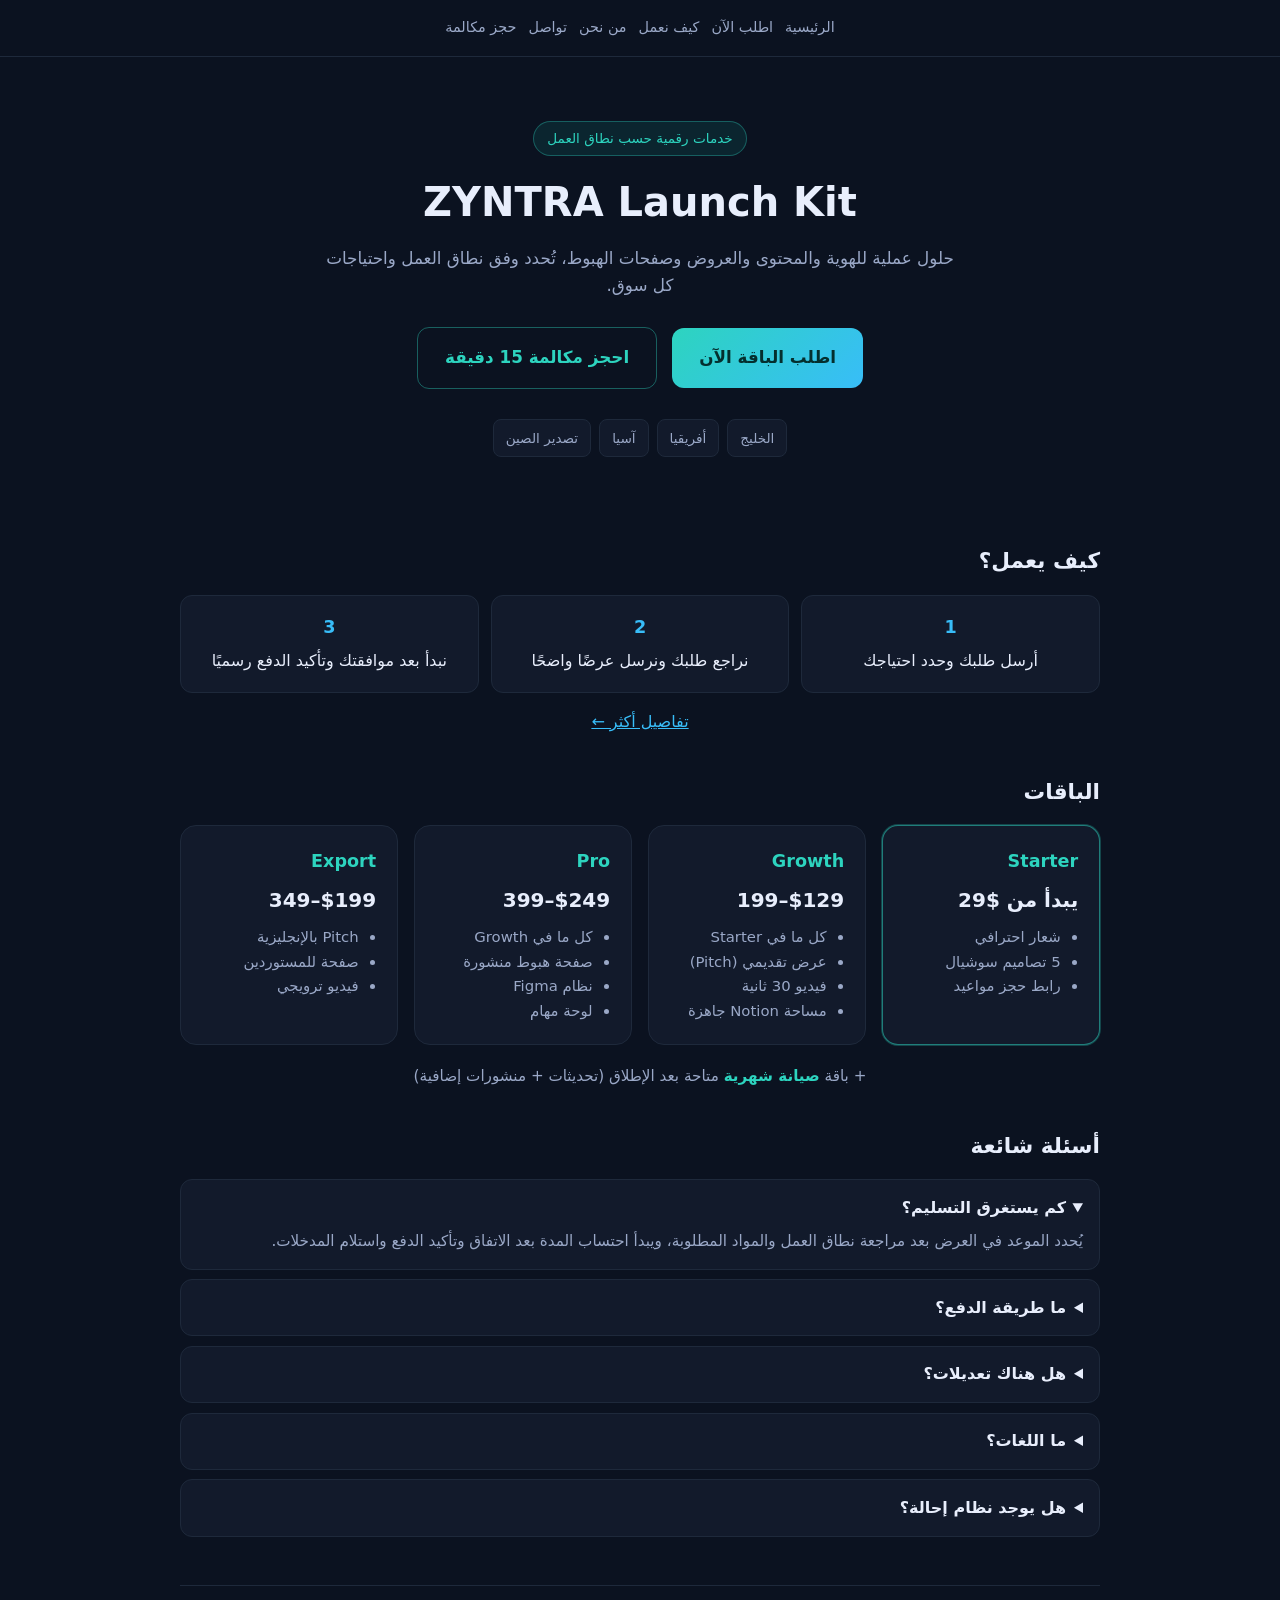
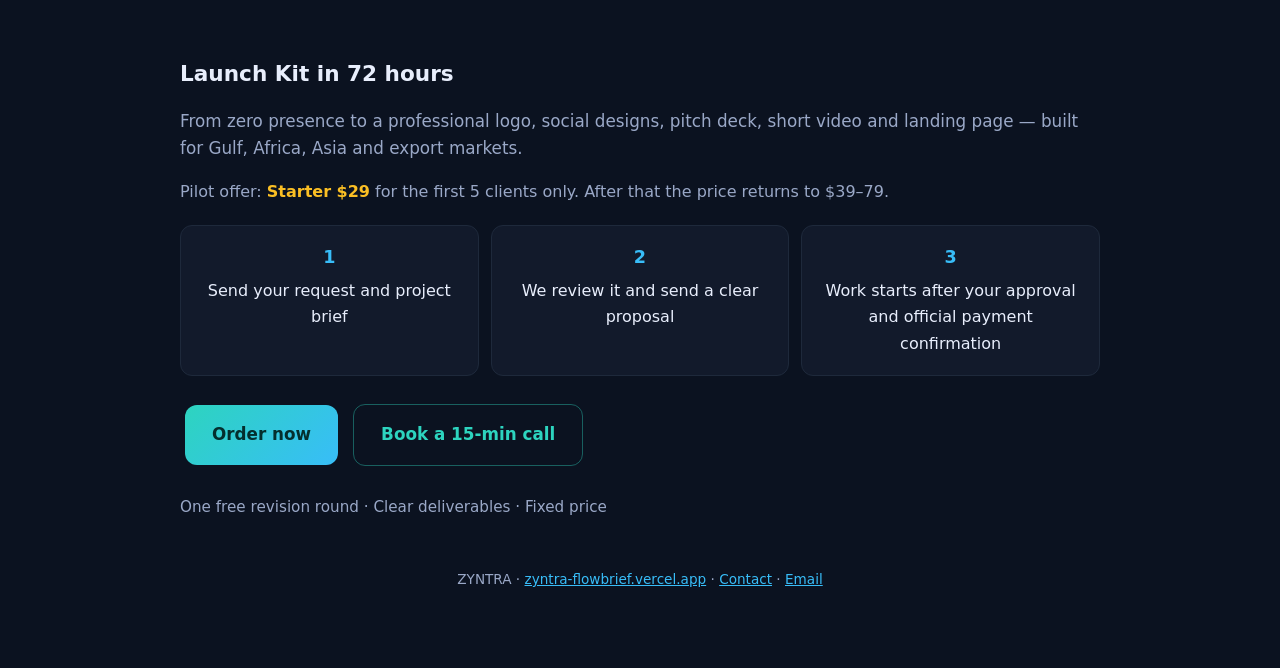
<file: index.html>
<!DOCTYPE html>
<html lang="ar" dir="rtl">
<head>
<meta charset="UTF-8" />
<meta name="viewport" content="width=device-width, initial-scale=1" />
<title>ZYNTRA Launch Kit — باقة الإطلاق خلال 72 ساعة</title>
<meta name="description" content="خدمات إطلاق العلامات التجارية والمحتوى وصفحات الهبوط للشركات ورواد الأعمال حول العالم." />
<meta property="og:title" content="ZYNTRA Launch Kit — خدمات رقمية للشركات" />
<meta property="og:description" content="Brand identity, content and landing-page services scoped to your business needs." />
<meta property="og:url" content="https://zyntra-flowbrief.vercel.app" />
<link rel="canonical" href="https://zyntra-flowbrief.vercel.app/" />
<style>
:root{--bg:#0b1220;--card:#121a2b;--text:#e8eefc;--muted:#9aa8c7;--accent:#2dd4bf;--accent2:#38bdf8;--warn:#fbbf24}
*{box-sizing:border-box}body{margin:0;font-family:system-ui,-apple-system,"Segoe UI",Tahoma,sans-serif;background:var(--bg);color:var(--text);line-height:1.65}
nav{display:flex;flex-wrap:wrap;gap:.75rem;justify-content:center;padding:1rem;border-bottom:1px solid #1e293b;font-size:.9rem}
nav a{color:var(--muted);text-decoration:none}nav a:hover{color:var(--accent)}
.wrap{max-width:960px;margin:0 auto;padding:2rem 1.25rem 4rem}
header{text-align:center;padding:2rem 0 1rem}
.badge{display:inline-block;background:#0f766e33;color:var(--accent);border:1px solid #2dd4bf55;padding:.35rem .85rem;border-radius:999px;font-size:.85rem;margin-bottom:.6rem}
.pilot{display:inline-block;background:#f59e0b22;color:var(--warn);border:1px solid #f59e0b55;padding:.4rem 1rem;border-radius:999px;font-size:.9rem;margin:.5rem 0 1rem;font-weight:600}
h1{font-size:clamp(1.7rem,4.2vw,2.5rem);margin:.2rem 0 .6rem}
.sub{color:var(--muted);max-width:40rem;margin:0 auto 1.4rem;font-size:1.05rem}
.cta{display:inline-block;background:linear-gradient(135deg,var(--accent),var(--accent2));color:#042f2e;font-weight:700;text-decoration:none;padding:1rem 1.7rem;border-radius:.75rem;margin:.3rem;font-size:1.05rem}
.cta.secondary{background:transparent;border:1px solid #2dd4bf66;color:var(--accent)}
.markets{display:flex;flex-wrap:wrap;gap:.5rem;justify-content:center;margin:1.6rem 0 2rem}
.markets span{background:var(--card);border:1px solid #1e293b;padding:.4rem .75rem;border-radius:.5rem;font-size:.85rem;color:var(--muted)}
h2{font-size:1.35rem;margin:2.4rem 0 1rem}
.grid{display:grid;grid-template-columns:repeat(auto-fit,minmax(210px,1fr));gap:1rem}
.card{background:var(--card);border:1px solid #1e293b;border-radius:1rem;padding:1.3rem}
.card.featured{border-color:#2dd4bf88;box-shadow:0 0 0 1px #2dd4bf44}
.card h3{margin:0 0 .4rem;color:var(--accent);font-size:1.1rem}
.price{font-weight:700;font-size:1.25rem;margin:.5rem 0}
.card ul{margin:0;padding-inline-start:1.1rem;color:var(--muted);font-size:.93rem}
.steps{display:grid;grid-template-columns:repeat(auto-fit,minmax(160px,1fr));gap:.75rem}
.step{background:var(--card);border:1px solid #1e293b;border-radius:.75rem;padding:1.1rem;text-align:center}
.step b{color:var(--accent2);display:block;margin-bottom:.35rem;font-size:1.1rem}
.faq details{background:var(--card);border:1px solid #1e293b;border-radius:.75rem;padding:.9rem 1rem;margin-bottom:.6rem}
.faq summary{cursor:pointer;font-weight:600}
.faq p{color:var(--muted);margin:.5rem 0 0;font-size:.95rem}
.en{direction:ltr;text-align:left;margin-top:3rem;padding-top:2rem;border-top:1px solid #1e293b}
footer{text-align:center;margin-top:3rem;color:var(--muted);font-size:.85rem}
footer a{color:var(--accent2)}
.urgency{background:#f59e0b15;border:1px solid #f59e0b44;border-radius:.75rem;padding:1rem;margin:1.5rem auto;max-width:420px;text-align:center;color:var(--warn);font-size:.95rem}
.proof{background:var(--card);border:1px solid #1e293b;border-radius:1rem;padding:1.2rem;margin:1.5rem 0;text-align:center}
.proof p{margin:.3rem 0;color:var(--muted);font-style:italic}
.proof .who{color:var(--accent);font-style:normal;font-size:.9rem}
.seats{font-size:.95rem;color:var(--accent);margin:.8rem 0}
</style>
</head>
<body>
<nav>
<a href="/">الرئيسية</a>
<a href="/order.html">اطلب الآن</a>
<a href="/how.html">كيف نعمل</a>
<a href="/about.html">من نحن</a>
<a href="/contact.html">تواصل</a>
<a href="https://calendly.com/zyntrabusinesszyntraal/30min" target="_blank" rel="noopener">حجز مكالمة</a>
</nav>
<div class="wrap">
<header>
<div class="badge">خدمات رقمية حسب نطاق العمل</div>
<h1>ZYNTRA Launch Kit</h1>
<p class="sub">حلول عملية للهوية والمحتوى والعروض وصفحات الهبوط، تُحدد وفق نطاق العمل واحتياجات كل سوق.</p>
<a class="cta" href="/order.html">اطلب الباقة الآن</a>
<a class="cta secondary" href="https://calendly.com/zyntrabusinesszyntraal/30min" target="_blank" rel="noopener">احجز مكالمة 15 دقيقة</a>

<div class="markets"><span>الخليج</span><span>أفريقيا</span><span>آسيا</span><span>تصدير الصين</span></div>
</header>



<h2>كيف يعمل؟</h2>
<div class="steps">
<div class="step"><b>1</b>أرسل طلبك وحدد احتياجك</div>
<div class="step"><b>2</b>نراجع طلبك ونرسل عرضًا واضحًا</div>
<div class="step"><b>3</b>نبدأ بعد موافقتك وتأكيد الدفع رسميًا</div>
</div>
<p style="text-align:center;margin-top:1rem"><a href="/how.html" style="color:var(--accent2)">تفاصيل أكثر ←</a></p>

<h2>الباقات</h2>
<div class="grid">
<div class="card featured">
<h3>Starter</h3>
<div class="price">يبدأ من $29</div>
<ul>
<li>شعار احترافي</li>
<li>5 تصاميم سوشيال</li>
<li>رابط حجز مواعيد</li>
</ul>
</div>
<div class="card">
<h3>Growth</h3>
<div class="price">$129–199</div>
<ul>
<li>كل ما في Starter</li>
<li>عرض تقديمي (Pitch)</li>
<li>فيديو 30 ثانية</li>
<li>مساحة Notion جاهزة</li>
</ul>
</div>
<div class="card">
<h3>Pro</h3>
<div class="price">$249–399</div>
<ul>
<li>كل ما في Growth</li>
<li>صفحة هبوط منشورة</li>
<li>نظام Figma</li>
<li>لوحة مهام</li>
</ul>
</div>
<div class="card">
<h3>Export</h3>
<div class="price">$199–349</div>
<ul>
<li>Pitch بالإنجليزية</li>
<li>صفحة للمستوردين</li>
<li>فيديو ترويجي</li>
</ul>
</div>
</div>

<p style="text-align:center;margin-top:1.2rem;color:var(--muted);font-size:.95rem">
+ باقة <strong style="color:var(--accent)">صيانة شهرية</strong> متاحة بعد الإطلاق (تحديثات + منشورات إضافية)
</p>

<h2>أسئلة شائعة</h2>
<div class="faq">
<details open><summary>كم يستغرق التسليم؟</summary><p>يُحدد الموعد في العرض بعد مراجعة نطاق العمل والمواد المطلوبة، ويبدأ احتساب المدة بعد الاتفاق وتأكيد الدفع واستلام المدخلات.</p></details>
<details><summary>ما طريقة الدفع؟</summary><p>تُعرض طرق الدفع المتاحة بعد تأكيد الطلب، وفق بلد العميل ومزود الدفع المعتمد. لا تحوّل أموالًا قبل استلام تعليمات دفع مؤكدة.</p></details>
<details><summary>هل هناك تعديلات؟</summary><p>جولة واحدة مجانية خلال 7 أيام من التسليم.</p></details>
<details><summary>ما اللغات؟</summary><p>العربية والإنجليزية. الفرنسية عند الطلب.</p></details>
<details><summary>هل يوجد نظام إحالة؟</summary><p>نعم — أحضر عميلًا واحصل على خصم على طلبك القادم. التفاصيل في صفحة التواصل.</p></details>
</div>

<section class="en">
<h2>Launch Kit in 72 hours</h2>
<p class="sub" style="margin:0 0 1rem;max-width:none">From zero presence to a professional logo, social designs, pitch deck, short video and landing page — built for Gulf, Africa, Asia and export markets.</p>
<p style="color:var(--muted);margin-bottom:1.2rem">Pilot offer: <strong style="color:var(--warn)">Starter $29</strong> for the first 5 clients only. After that the price returns to $39–79.</p>
<div class="steps" style="margin-bottom:1.5rem">
<div class="step"><b>1</b>Send your request and project brief</div>
<div class="step"><b>2</b>We review it and send a clear proposal</div>
<div class="step"><b>3</b>Work starts after your approval and official payment confirmation</div>
</div>
<a class="cta" href="/order.html">Order now</a>
<a class="cta secondary" href="https://calendly.com/zyntrabusinesszyntraal/30min" target="_blank" rel="noopener">Book a 15-min call</a>
<p style="margin-top:1.5rem;color:var(--muted);font-size:.95rem">One free revision round · Clear deliverables · Fixed price</p>
</section>

<footer>
<p>ZYNTRA · <a href="https://zyntra-flowbrief.vercel.app">zyntra-flowbrief.vercel.app</a> · <a href="/contact.html">Contact</a> · <a href="mailto:zyntrabusinesszyntraal@gmail.com">Email</a></p>
</footer>
</div>
</body>
</html>
</file>
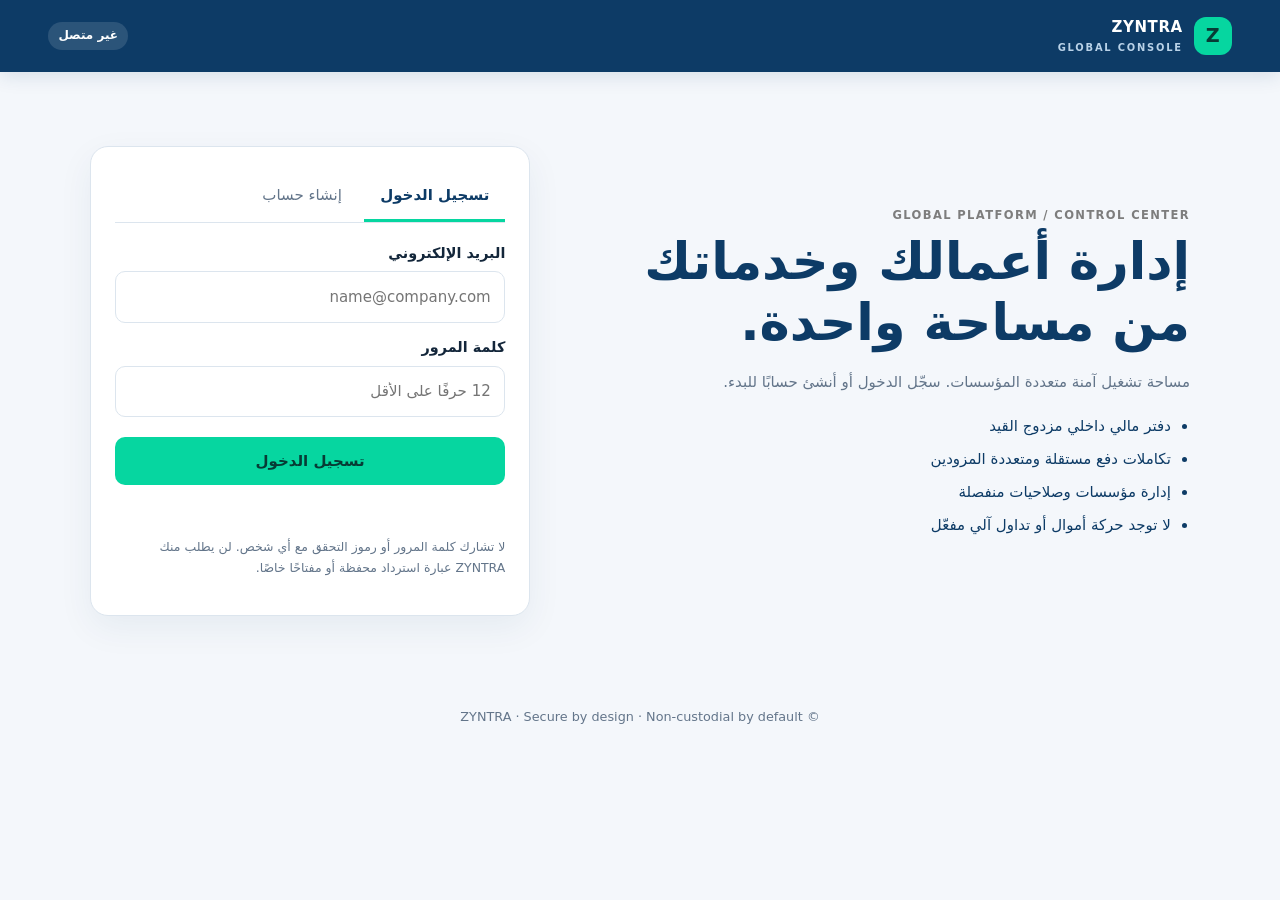
<file: console/index.html>
<!doctype html>
<html lang="ar" dir="rtl">
<head>
<meta charset="utf-8">
<meta name="viewport" content="width=device-width, initial-scale=1">
<meta name="theme-color" content="#0D3B66">
<title>ZYNTRA Console</title>
<link rel="stylesheet" href="/console/styles.css">
<script src="/console/app.js" defer></script>
</head>
<body>
<header class="topbar">
  <a class="brand" href="/"><span class="brand-mark">Z</span><span>ZYNTRA <small>GLOBAL CONSOLE</small></span></a>
  <div class="top-actions">
    <span id="connection-state" class="status-pill">غير متصل</span>
  </div>
</header>
<main class="shell">
  <section id="auth-panel" class="auth-layout">
    <div class="intro">
      <p class="eyebrow">GLOBAL PLATFORM / CONTROL CENTER</p>
      <h1>إدارة أعمالك وخدماتك من مساحة واحدة.</h1>
      <p class="muted">مساحة تشغيل آمنة متعددة المؤسسات. سجّل الدخول أو أنشئ حسابًا للبدء.</p>
      <ul class="principles">
        <li>دفتر مالي داخلي مزدوج القيد</li>
        <li>تكاملات دفع مستقلة ومتعددة المزودين</li>
        <li>إدارة مؤسسات وصلاحيات منفصلة</li>
        <li>لا توجد حركة أموال أو تداول آلي مفعّل</li>
      </ul>
    </div>
    <div class="panel auth-card">
      <div class="tabs">
        <button class="tab active" data-auth-mode="login" type="button">تسجيل الدخول</button>
        <button class="tab" data-auth-mode="signup" type="button">إنشاء حساب</button>
      </div>
      <form id="auth-form">
        <label for="auth-email">البريد الإلكتروني</label>
        <input id="auth-email" type="email" autocomplete="email" required maxlength="254" placeholder="name@company.com">
        <label for="auth-password">كلمة المرور</label>
        <input id="auth-password" type="password" autocomplete="current-password" required minlength="12" maxlength="128" placeholder="12 حرفًا على الأقل">
        <button id="auth-submit" class="button button-primary" type="submit">تسجيل الدخول</button>
      </form>
      <p id="auth-message" class="message" role="status" aria-live="polite"></p>
      <p class="fineprint">لا تشارك كلمة المرور أو رموز التحقق مع أي شخص. لن يطلب منك ZYNTRA عبارة استرداد محفظة أو مفتاحًا خاصًا.</p>
    </div>
  </section>

  <section id="app-panel" class="app-layout" hidden>
    <aside class="sidebar panel">
      <div class="side-heading">مساحة العمل</div>
      <label for="organization-select">المؤسسة</label>
      <select id="organization-select"></select>
      <button id="new-organization-toggle" class="button button-outline" type="button">+ إضافة مؤسسة</button>
      <div class="side-divider"></div>
      <button class="nav-item active" type="button" data-view="overview">نظرة عامة</button>
      <button class="nav-item" type="button" data-view="admin-orders" id="admin-orders-nav" hidden>صندوق الطلبات</button>
      <button class="nav-item" type="button" data-view="activity">النشاط والسجلات</button>
      <button class="nav-item" type="button" data-view="payments">المدفوعات</button>
      <button class="nav-item" type="button" data-view="ledger">دفتر الحسابات</button>
      <button class="nav-item" type="button" data-view="assets">الأصول والمزودون</button>
      <button class="nav-item" type="button" data-view="security">الأمن والحوكمة</button>
      <button id="signout-button" class="button button-quiet signout" type="button">تسجيل الخروج</button>
    </aside>

    <section class="workspace">
      <div class="workspace-head">
        <div><p class="eyebrow">WORKSPACE / OVERVIEW</p><h1 id="workspace-title">نظرة عامة</h1><p id="workspace-subtitle" class="muted">ملخص المؤسسة وحالة الخدمات.</p></div>
        <button id="refresh-button" class="button button-outline" type="button">تحديث البيانات</button>
      </div>

      <div id="create-org-panel" class="panel form-panel" hidden>
        <h2>إضافة مؤسسة</h2>
        <p class="muted">تُنشأ المؤسسة بحالة «قيد المراجعة». لن تُفعّل أي خدمة مالية تلقائيًا.</p>
        <form id="organization-form" class="form-grid">
          <div><label for="legal-name">الاسم القانوني</label><input id="legal-name" required minlength="2" maxlength="180"></div>
          <div><label for="display-name">الاسم الظاهر</label><input id="display-name" required minlength="2" maxlength="100"></div>
          <div><label for="organization-slug">معرّف المؤسسة (بالإنجليزية)</label><input id="organization-slug" required pattern="[a-z0-9][a-z0-9-]{2,47}" maxlength="48" placeholder="your-company"></div>
          <div><label for="incorporation-country">بلد تأسيس الكيان القانوني (رمز من حرفين)</label><input id="incorporation-country" required pattern="[A-Za-z]{2}" maxlength="2" placeholder="US" autocomplete="off"></div>
          <div class="form-action"><button class="button button-primary" type="submit">إنشاء المؤسسة</button></div>
        </form>
        <p id="organization-message" class="message" role="status" aria-live="polite"></p>
      </div>

      <div id="pending-panel" class="panel pending-panel" hidden>
        <span class="status-dot"></span><div><h2>المؤسسة قيد المراجعة</h2><p class="muted">تم تسجيل المؤسسة بنجاح. ستظل الوظائف المالية معطّلة حتى اعتمادها وإكمال متطلبات الامتثال ومزودي الخدمة.</p></div>
      </div>

      <div id="overview-panel">
        <div class="metric-grid">
          <article class="metric panel"><span>طلبات الدفع الداخلية</span><strong id="metric-intents">—</strong><small>لا تعني تحصيل أموال</small></article>
          <article class="metric panel"><span>مدفوعات مسجلة كناجحة</span><strong id="metric-succeeded">—</strong><small>تحتاج مطابقة التسوية</small></article>
          <article class="metric panel"><span>قيود دفتر الحسابات</span><strong id="metric-ledger">—</strong><small>سجل محاسبي داخلي</small></article>
          <article class="metric panel"><span>الموافقات المعلّقة</span><strong id="metric-approvals">—</strong><small>لا توجد موافقات آلية</small></article>
        </div>
        <div class="panel section-panel">
          <div class="section-head"><h2>جاهزية المنصة</h2><span class="status-pill status-warning">وضع تأسيسي</span></div>
          <div class="readiness-row"><span>الأصول المفعّلة</span><strong id="metric-assets">0</strong></div>
          <div class="readiness-row"><span>مزودو الخدمة المفعّلون</span><strong id="metric-providers">0</strong></div>
          <div class="readiness-row"><span>حالة المؤسسة</span><strong id="organization-status">—</strong></div>
          <p class="fineprint">لن تظهر خيارات الدفع أو التحويل أو التداول على أنها متاحة قبل اعتماد المسار القانوني والمزود وإكمال اختبارات الأمان والتسوية.</p>
        </div>
      </div>

      <div id="admin-orders-panel" class="panel feature-panel" hidden>
        <p class="eyebrow">PLATFORM ADMIN ONLY</p><h2>صندوق الطلبات</h2>
        <p class="muted">سجلات الاستفسارات الواردة. الوصول مقصور على مسؤول المنصة، والعرض للقراءة فقط.</p>
        <div id="admin-orders-content" class="activity-content"></div>
      </div>
      <div id="activity-panel" class="panel feature-panel" hidden>
        <p class="eyebrow">READ-ONLY OPERATIONS</p><h2>النشاط والسجلات</h2>
        <p class="muted">عرض محدود لآخر 25 سجلًا في كل قسم. هذه البيانات داخلية ولا تثبت تحصيل أموال أو تسوية فعلية.</p>
        <div id="activity-content" class="activity-content"></div>
      </div>
      <div id="feature-panel" class="panel feature-panel" hidden>
        <p class="eyebrow">CONTROLLED MODULE</p><h2 id="feature-title">الميزة</h2><p id="feature-description" class="muted"></p><span class="status-pill status-warning">غير مفعّلة بعد</span>
      </div>
      <p id="app-message" class="message" role="status" aria-live="polite"></p>
    </section>
  </section>
</main>
<footer>© ZYNTRA · Secure by design · Non-custodial by default</footer>
</body>
</html>
</file>
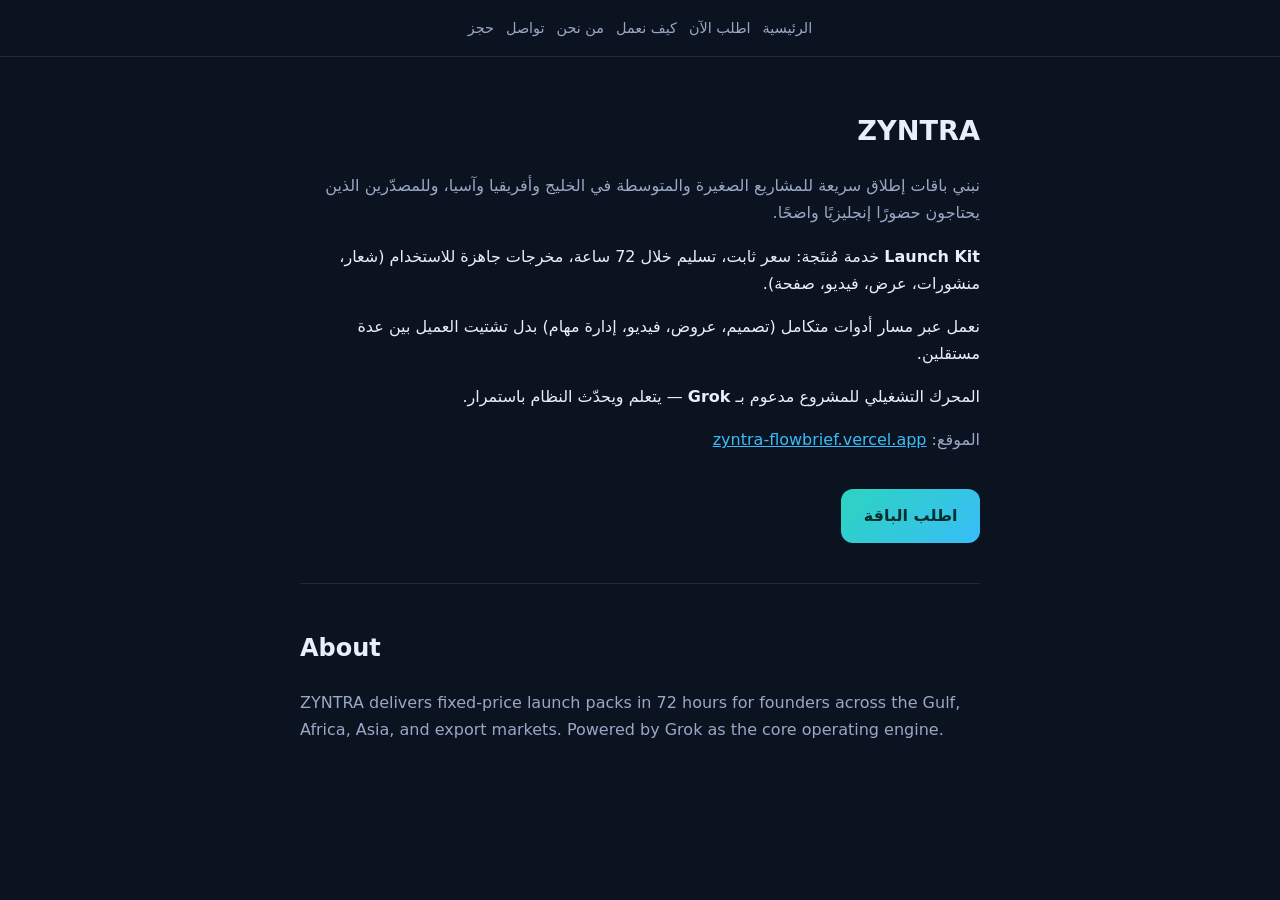
<file: about.html>
<!DOCTYPE html>
<html lang="ar" dir="rtl">
<head>
<meta charset="UTF-8" />
<meta name="viewport" content="width=device-width, initial-scale=1" />
<title>من نحن — ZYNTRA</title>
<meta name="description" content="ZYNTRA — باقات إطلاق سريعة للمشاريع في الخليج وأفريقيا وآسيا." />
<style>
:root{--bg:#0b1220;--card:#121a2b;--text:#e8eefc;--muted:#9aa8c7;--accent:#2dd4bf;--accent2:#38bdf8}
*{box-sizing:border-box}body{margin:0;font-family:system-ui,sans-serif;background:var(--bg);color:var(--text);line-height:1.7}
nav{display:flex;flex-wrap:wrap;gap:.75rem;justify-content:center;padding:1rem;border-bottom:1px solid #1e293b;font-size:.9rem}
nav a{color:var(--muted);text-decoration:none}nav a:hover{color:var(--accent)}
.wrap{max-width:720px;margin:0 auto;padding:2rem 1.25rem 4rem}
h1{font-size:1.7rem}.muted{color:var(--muted)}a{color:var(--accent2)}
.en{direction:ltr;text-align:left;margin-top:2.5rem;padding-top:1.5rem;border-top:1px solid #1e293b}
.cta{display:inline-block;margin-top:1.2rem;background:linear-gradient(135deg,var(--accent),var(--accent2));color:#042f2e;font-weight:700;text-decoration:none;padding:.85rem 1.4rem;border-radius:.75rem}
</style>
</head>
<body>
<nav>
<a href="/">الرئيسية</a>
<a href="/order.html">اطلب الآن</a>
<a href="/how.html">كيف نعمل</a>
<a href="/about.html">من نحن</a>
<a href="/contact.html">تواصل</a>
<a href="https://calendly.com/zyntrabusinesszyntraal/30min" target="_blank" rel="noopener">حجز</a>
</nav>
<div class="wrap">
<h1>ZYNTRA</h1>
<p class="muted">نبني باقات إطلاق سريعة للمشاريع الصغيرة والمتوسطة في الخليج وأفريقيا وآسيا، وللمصدّرين الذين يحتاجون حضورًا إنجليزيًا واضحًا.</p>
<p><strong>Launch Kit</strong> خدمة مُنتَجة: سعر ثابت، تسليم خلال 72 ساعة، مخرجات جاهزة للاستخدام (شعار، منشورات، عرض، فيديو، صفحة).</p>
<p>نعمل عبر مسار أدوات متكامل (تصميم، عروض، فيديو، إدارة مهام) بدل تشتيت العميل بين عدة مستقلين.</p>
<p>المحرك التشغيلي للمشروع مدعوم بـ <strong>Grok</strong> — يتعلم ويحدّث النظام باستمرار.</p>
<p class="muted">الموقع: <a href="https://zyntra-flowbrief.vercel.app">zyntra-flowbrief.vercel.app</a></p>
<a class="cta" href="/order.html">اطلب الباقة</a>
<section class="en">
<h2>About</h2>
<p class="muted">ZYNTRA delivers fixed-price launch packs in 72 hours for founders across the Gulf, Africa, Asia, and export markets. Powered by Grok as the core operating engine.</p>
</section>
</div>
<script defer src="https://cdn.vercel-insights.com/v1/script.js"></script>
</body>
</html>
</file>
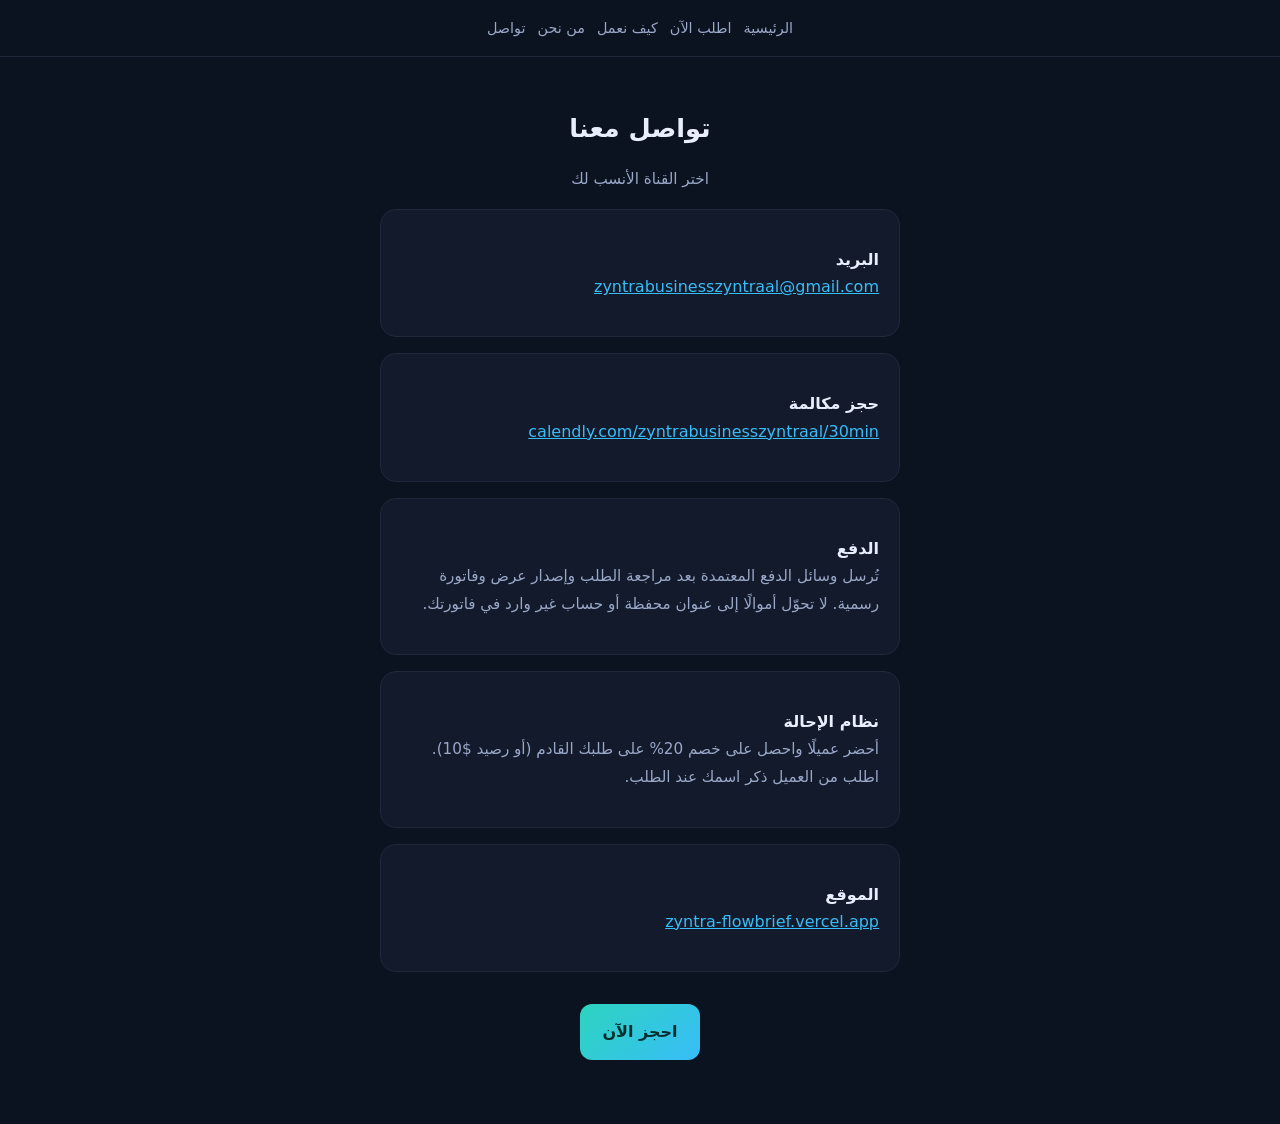
<file: contact.html>
<!DOCTYPE html>
<html lang="ar" dir="rtl">
<head>
<meta charset="UTF-8" />
<meta name="viewport" content="width=device-width, initial-scale=1" />
<title>تواصل — ZYNTRA</title>
<style>
:root{--bg:#0b1220;--card:#121a2b;--text:#e8eefc;--muted:#9aa8c7;--accent:#2dd4bf;--accent2:#38bdf8}
*{box-sizing:border-box}body{margin:0;font-family:system-ui,sans-serif;background:var(--bg);color:var(--text);line-height:1.7}
nav{display:flex;flex-wrap:wrap;gap:.75rem;justify-content:center;padding:1rem;border-bottom:1px solid #1e293b;font-size:.9rem}
nav a{color:var(--muted);text-decoration:none}nav a:hover{color:var(--accent)}
.wrap{max-width:560px;margin:0 auto;padding:2rem 1.25rem 4rem;text-align:center}
h1{font-size:1.6rem}.card{background:var(--card);border:1px solid #1e293b;border-radius:1rem;padding:1.25rem;margin:1rem 0;text-align:right}
.card a{color:var(--accent2);word-break:break-all}.cta{display:inline-block;margin-top:1rem;background:linear-gradient(135deg,var(--accent),var(--accent2));color:#042f2e;font-weight:700;text-decoration:none;padding:.9rem 1.4rem;border-radius:.75rem}
.muted{color:var(--muted);font-size:.95rem}
code{font-size:.8rem;word-break:break-all;color:var(--accent)}
</style>
</head>
<body>
<nav>
<a href="/">الرئيسية</a>
<a href="/order.html">اطلب الآن</a>
<a href="/how.html">كيف نعمل</a>
<a href="/about.html">من نحن</a>
<a href="/contact.html">تواصل</a>
</nav>
<div class="wrap">
<h1>تواصل معنا</h1>
<p class="muted">اختر القناة الأنسب لك</p>
<div class="card">
<p><strong>البريد</strong><br/><a href="mailto:zyntrabusinesszyntraal@gmail.com">zyntrabusinesszyntraal@gmail.com</a></p>
</div>
<div class="card">
<p><strong>حجز مكالمة</strong><br/><a href="https://calendly.com/zyntrabusinesszyntraal/30min" target="_blank" rel="noopener">calendly.com/zyntrabusinesszyntraal/30min</a></p>
</div>
<div class="card">
<p><strong>الدفع</strong><br/><span class="muted">تُرسل وسائل الدفع المعتمدة بعد مراجعة الطلب وإصدار عرض وفاتورة رسمية. لا تحوّل أموالًا إلى عنوان محفظة أو حساب غير وارد في فاتورتك.</span></p>
</div>
<div class="card">
<p><strong>نظام الإحالة</strong><br/>
<span class="muted">أحضر عميلًا واحصل على خصم 20% على طلبك القادم (أو رصيد $10). اطلب من العميل ذكر اسمك عند الطلب.</span></p>
</div>
<div class="card">
<p><strong>الموقع</strong><br/><a href="https://zyntra-flowbrief.vercel.app">zyntra-flowbrief.vercel.app</a></p>
</div>
<a class="cta" href="https://calendly.com/zyntrabusinesszyntraal/30min" target="_blank" rel="noopener">احجز الآن</a>
</div>
</body>
</html>
</file>
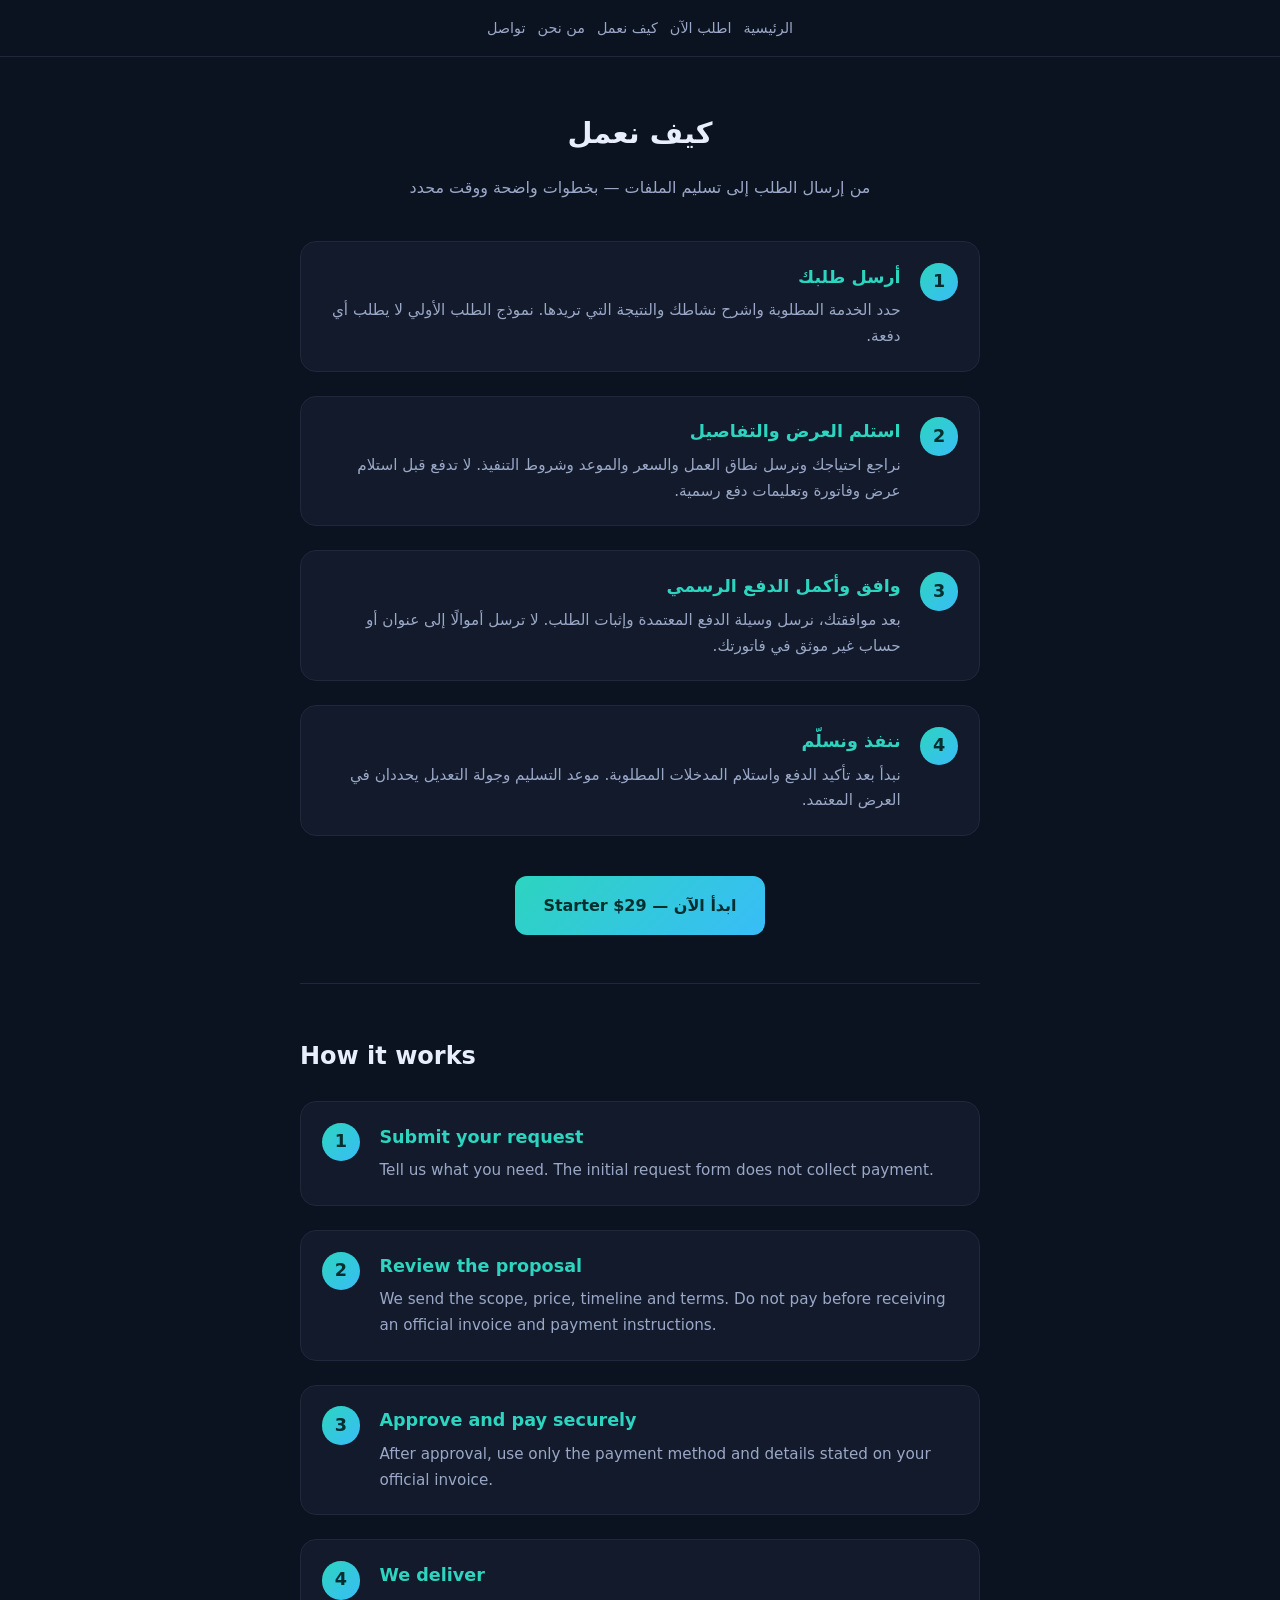
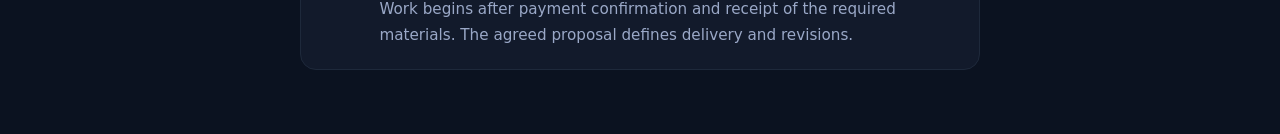
<file: how.html>
<!DOCTYPE html>
<html lang="ar" dir="rtl">
<head>
<meta charset="UTF-8" />
<meta name="viewport" content="width=device-width, initial-scale=1" />
<title>كيف نعمل — ZYNTRA Launch Kit</title>
<meta name="description" content="من الدفع إلى التسليم خلال 48–72 ساعة. خطوات واضحة." />
<style>
:root{--bg:#0b1220;--card:#121a2b;--text:#e8eefc;--muted:#9aa8c7;--accent:#2dd4bf;--accent2:#38bdf8;--warn:#fbbf24}
*{box-sizing:border-box}body{margin:0;font-family:system-ui,sans-serif;background:var(--bg);color:var(--text);line-height:1.7}
nav{display:flex;flex-wrap:wrap;gap:.75rem;justify-content:center;padding:1rem;border-bottom:1px solid #1e293b;font-size:.9rem}
nav a{color:var(--muted);text-decoration:none}nav a:hover{color:var(--accent)}
.wrap{max-width:720px;margin:0 auto;padding:2rem 1.25rem 4rem}
h1{font-size:1.8rem;text-align:center;margin-bottom:.5rem}
.sub{color:var(--muted);text-align:center;margin-bottom:2.5rem}
.timeline{display:flex;flex-direction:column;gap:1.5rem}
.step{display:flex;gap:1.2rem;align-items:flex-start;background:var(--card);border:1px solid #1e293b;border-radius:1rem;padding:1.3rem}
.num{flex-shrink:0;width:2.4rem;height:2.4rem;border-radius:50%;background:linear-gradient(135deg,var(--accent),var(--accent2));color:#042f2e;font-weight:800;display:flex;align-items:center;justify-content:center;font-size:1.1rem}
.step h3{margin:0 0 .35rem;color:var(--accent);font-size:1.1rem}
.step p{margin:0;color:var(--muted);font-size:.95rem}
.cta-wrap{text-align:center;margin-top:2.5rem}
.cta{display:inline-block;background:linear-gradient(135deg,var(--accent),var(--accent2));color:#042f2e;font-weight:700;text-decoration:none;padding:1rem 1.8rem;border-radius:.75rem}
.en{direction:ltr;text-align:left;margin-top:3rem;padding-top:2rem;border-top:1px solid #1e293b}
.en .step{flex-direction:row}
</style>
</head>
<body>
<nav>
<a href="/">الرئيسية</a>
<a href="/order.html">اطلب الآن</a>
<a href="/how.html">كيف نعمل</a>
<a href="/about.html">من نحن</a>
<a href="/contact.html">تواصل</a>
</nav>
<div class="wrap">
<h1>كيف نعمل</h1>
<p class="sub">من إرسال الطلب إلى تسليم الملفات — بخطوات واضحة ووقت محدد</p>

<div class="timeline">
<div class="step">
<div class="num">1</div>
<div>
<h3>أرسل طلبك</h3>
<p>حدد الخدمة المطلوبة واشرح نشاطك والنتيجة التي تريدها. نموذج الطلب الأولي لا يطلب أي دفعة.</p>
</div>
</div>
<div class="step">
<div class="num">2</div>
<div>
<h3>استلم العرض والتفاصيل</h3>
<p>نراجع احتياجك ونرسل نطاق العمل والسعر والموعد وشروط التنفيذ. لا تدفع قبل استلام عرض وفاتورة وتعليمات دفع رسمية.</p>
</div>
</div>
<div class="step">
<div class="num">3</div>
<div>
<h3>وافق وأكمل الدفع الرسمي</h3>
<p>بعد موافقتك، نرسل وسيلة الدفع المعتمدة وإثبات الطلب. لا ترسل أموالًا إلى عنوان أو حساب غير موثق في فاتورتك.</p>
</div>
</div>
<div class="step">
<div class="num">4</div>
<div>
<h3>ننفذ ونسلّم</h3>
<p>نبدأ بعد تأكيد الدفع واستلام المدخلات المطلوبة. موعد التسليم وجولة التعديل يحددان في العرض المعتمد.</p>
</div>
</div>
</div>

<div class="cta-wrap">
<a class="cta" href="/order.html">ابدأ الآن — Starter $29</a>
</div>

<section class="en">
<h2>How it works</h2>
<div class="timeline" style="margin-top:1.5rem">
<div class="step"><div class="num">1</div><div><h3>Submit your request</h3><p>Tell us what you need. The initial request form does not collect payment.</p></div></div>
<div class="step"><div class="num">2</div><div><h3>Review the proposal</h3><p>We send the scope, price, timeline and terms. Do not pay before receiving an official invoice and payment instructions.</p></div></div>
<div class="step"><div class="num">3</div><div><h3>Approve and pay securely</h3><p>After approval, use only the payment method and details stated on your official invoice.</p></div></div>
<div class="step"><div class="num">4</div><div><h3>We deliver</h3><p>Work begins after payment confirmation and receipt of the required materials. The agreed proposal defines delivery and revisions.</p></div></div>
</div>
</section>
</div>
</body>
</html>
</file>
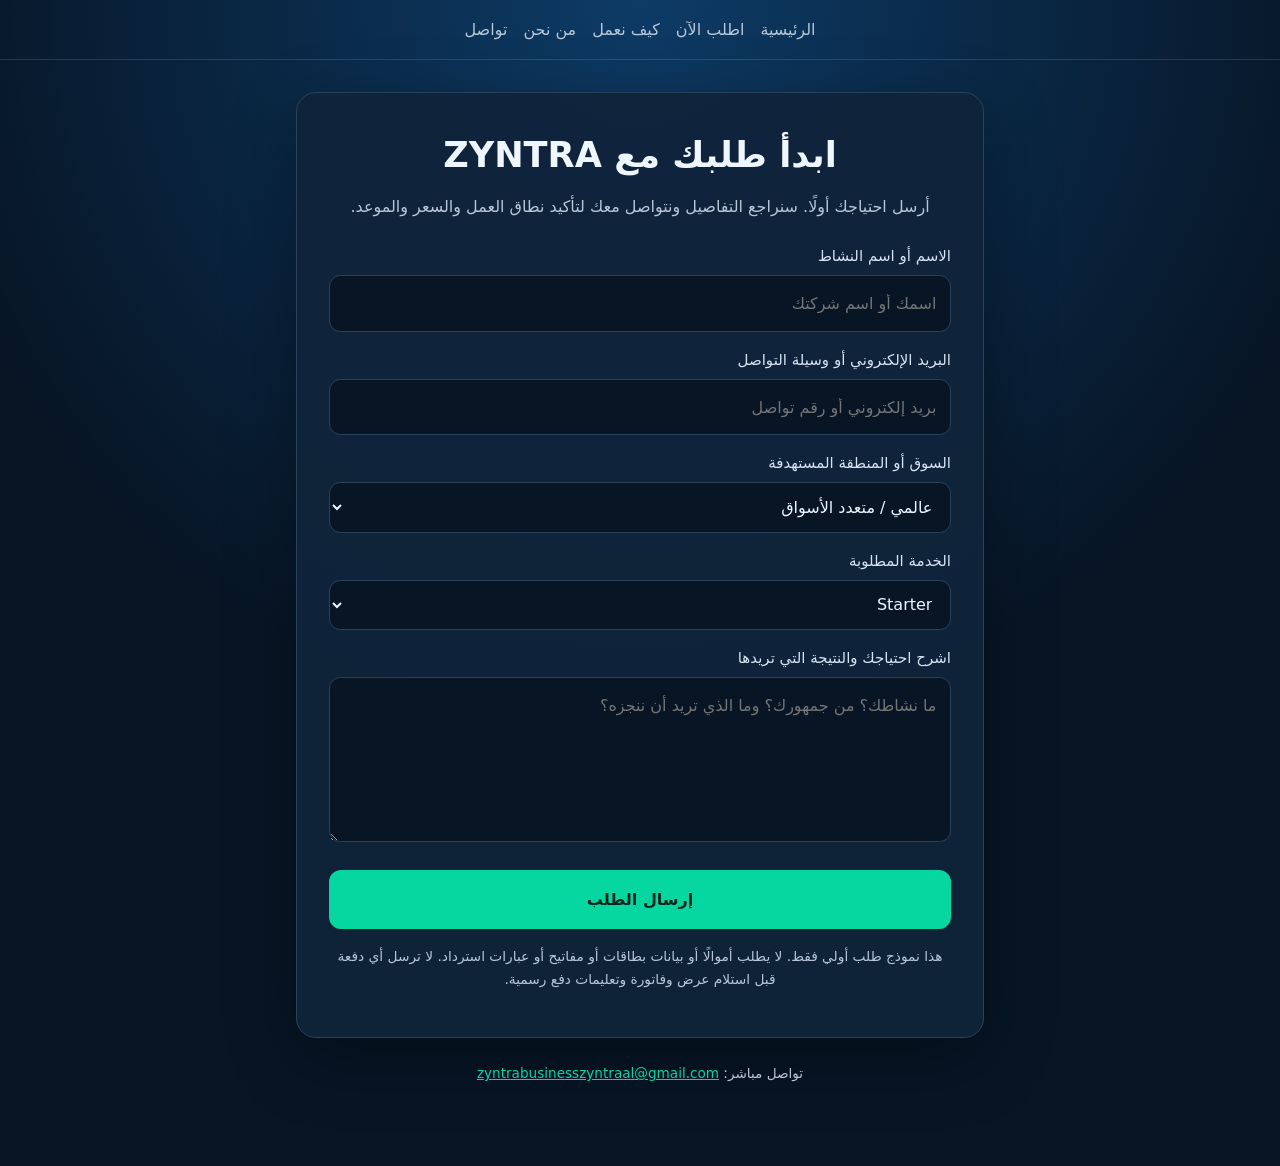
<file: order.html>
<!doctype html>
<html lang="ar" dir="rtl">
<head>
<meta charset="utf-8">
<meta name="viewport" content="width=device-width, initial-scale=1">
<title>طلب خدمة — ZYNTRA</title>
<meta name="description" content="أرسل طلبك إلى ZYNTRA لمراجعة نطاق العمل والتواصل بشأن العرض المناسب.">
<style>
:root{--primary:#0D3B66;--secondary:#06D6A0;--accent:#7D7D7D;--bg:#071525;--surface:#10243a;--line:#28425c;--text:#eef6ff;--muted:#b7c7d8;--danger:#f87171}
*{box-sizing:border-box}body{margin:0;background:radial-gradient(circle at top,var(--primary),var(--bg) 55%);color:var(--text);font:16px/1.7 system-ui,-apple-system,"Segoe UI",Tahoma,sans-serif;min-height:100vh}
nav{display:flex;flex-wrap:wrap;gap:1rem;justify-content:center;padding:1rem;border-bottom:1px solid #ffffff20}nav a{color:var(--muted);text-decoration:none}nav a:hover{color:var(--secondary)}
main{max-width:720px;margin:2rem auto;padding:0 1rem 3rem}.panel{background:#10243aee;border:1px solid var(--line);border-radius:1.25rem;padding:clamp(1.2rem,4vw,2rem);box-shadow:0 20px 70px #0005}
h1{margin:0;text-align:center;font-size:clamp(1.6rem,4vw,2.2rem)}.lead{text-align:center;color:var(--muted);margin:.5rem 0 1.5rem}
label{display:block;margin:1rem 0 .35rem;color:#d5e4f2;font-size:.94rem}
input,select,textarea{width:100%;padding:.85rem;border:1px solid var(--line);border-radius:.7rem;background:#071525;color:var(--text);font:inherit}
input:focus,select:focus,textarea:focus{outline:2px solid var(--secondary);outline-offset:1px}
button{width:100%;margin-top:1.2rem;padding:1rem;border:0;border-radius:.75rem;background:var(--secondary);color:#05251e;font:inherit;font-weight:800;cursor:pointer}
button:disabled{opacity:.65;cursor:wait}
.note{font-size:.86rem;color:var(--muted);text-align:center;margin-top:1rem}
#form-status{display:none;margin-top:1rem;padding:1rem;border-radius:.7rem;white-space:pre-wrap}#form-status.ok{display:block;background:#064e3b66;border:1px solid var(--secondary)}#form-status.error{display:block;background:#7f1d1d55;border:1px solid var(--danger)}
.hp{position:absolute;inset-inline-start:-10000px;width:1px;height:1px;overflow:hidden}
footer{text-align:center;color:var(--muted);font-size:.85rem;margin-top:1.5rem}footer a{color:var(--secondary)}
</style>
</head>
<body>
<nav><a href="/">الرئيسية</a><a href="/order.html">اطلب الآن</a><a href="/how.html">كيف نعمل</a><a href="/about.html">من نحن</a><a href="/contact.html">تواصل</a></nav>
<main><section class="panel">
<h1>ابدأ طلبك مع ZYNTRA</h1>
<p class="lead">أرسل احتياجك أولًا. سنراجع التفاصيل ونتواصل معك لتأكيد نطاق العمل والسعر والموعد.</p>
<form id="order-form">
<div class="hp" aria-hidden="true"><label>اترك هذا الحقل فارغًا<input name="website" tabindex="-1" autocomplete="off"></label></div>
<label for="name">الاسم أو اسم النشاط</label>
<input id="name" name="name" required minlength="2" maxlength="120" autocomplete="name" placeholder="اسمك أو اسم شركتك">
<label for="contact">البريد الإلكتروني أو وسيلة التواصل</label>
<input id="contact" name="contact" required minlength="3" maxlength="180" autocomplete="email" placeholder="بريد إلكتروني أو رقم تواصل">
<label for="market">السوق أو المنطقة المستهدفة</label>
<select id="market" name="market" required>
<option value="Global">عالمي / متعدد الأسواق</option><option value="Gulf">الخليج</option><option value="Africa">أفريقيا</option><option value="Europe">أوروبا</option><option value="Asia-Pacific">آسيا والمحيط الهادئ</option><option value="Americas">الأمريكتان</option><option value="Other">أخرى</option>
</select>
<label for="package">الخدمة المطلوبة</label>
<select id="package" name="package" required>
<option value="starter">Starter</option><option value="growth">Growth</option><option value="pro">Pro</option><option value="export">Export</option><option value="starter_maintenance">Starter + صيانة</option>
</select>
<label for="brief">اشرح احتياجك والنتيجة التي تريدها</label>
<textarea id="brief" name="brief" rows="5" required minlength="10" maxlength="3000" placeholder="ما نشاطك؟ من جمهورك؟ وما الذي تريد أن ننجزه؟"></textarea>
<button id="submit-button" type="submit">إرسال الطلب</button>
<div id="form-status" role="status" aria-live="polite"></div>
</form>
<p class="note">هذا نموذج طلب أولي فقط. لا يطلب أموالًا أو بيانات بطاقات أو مفاتيح أو عبارات استرداد. لا ترسل أي دفعة قبل استلام عرض وفاتورة وتعليمات دفع رسمية.</p>
</section>
<footer>تواصل مباشر: <a href="mailto:zyntrabusinesszyntraal@gmail.com">zyntrabusinesszyntraal@gmail.com</a></footer>
</main>
<script>
const form=document.getElementById("order-form");
const button=document.getElementById("submit-button");
const statusBox=document.getElementById("form-status");
form.addEventListener("submit",async(event)=>{
 event.preventDefault();
 statusBox.className="";statusBox.style.display="none";
 if(!form.reportValidity())return;
 button.disabled=true;button.textContent="جارٍ إرسال الطلب...";
 const payload=Object.fromEntries(new FormData(form).entries());
 try{
  const response=await fetch("https://ijbmdftluptwnglryaqx.supabase.co/functions/v1/zyntra-order-intake",{
   method:"POST",
   headers:{"Content-Type":"application/json","apikey":"sb_publishable_dNArmXDvR5C1C_LZlY1sMg_yYaOQh0R"},
   body:JSON.stringify(payload)
  });
  const result=await response.json().catch(()=>({}));
  if(!response.ok||!result.ok)throw new Error(result.error||"تعذر إرسال الطلب. حاول لاحقًا.");
  statusBox.className="ok";statusBox.textContent=result.message+"\nرقم طلبك: "+result.order_number;
  form.reset();
 }catch(error){statusBox.className="error";statusBox.textContent=error.message||"حدث خطأ غير متوقع.";}
 finally{statusBox.style.display="block";button.disabled=false;button.textContent="إرسال الطلب";}
});
</script>
</body>
</html>
</file>
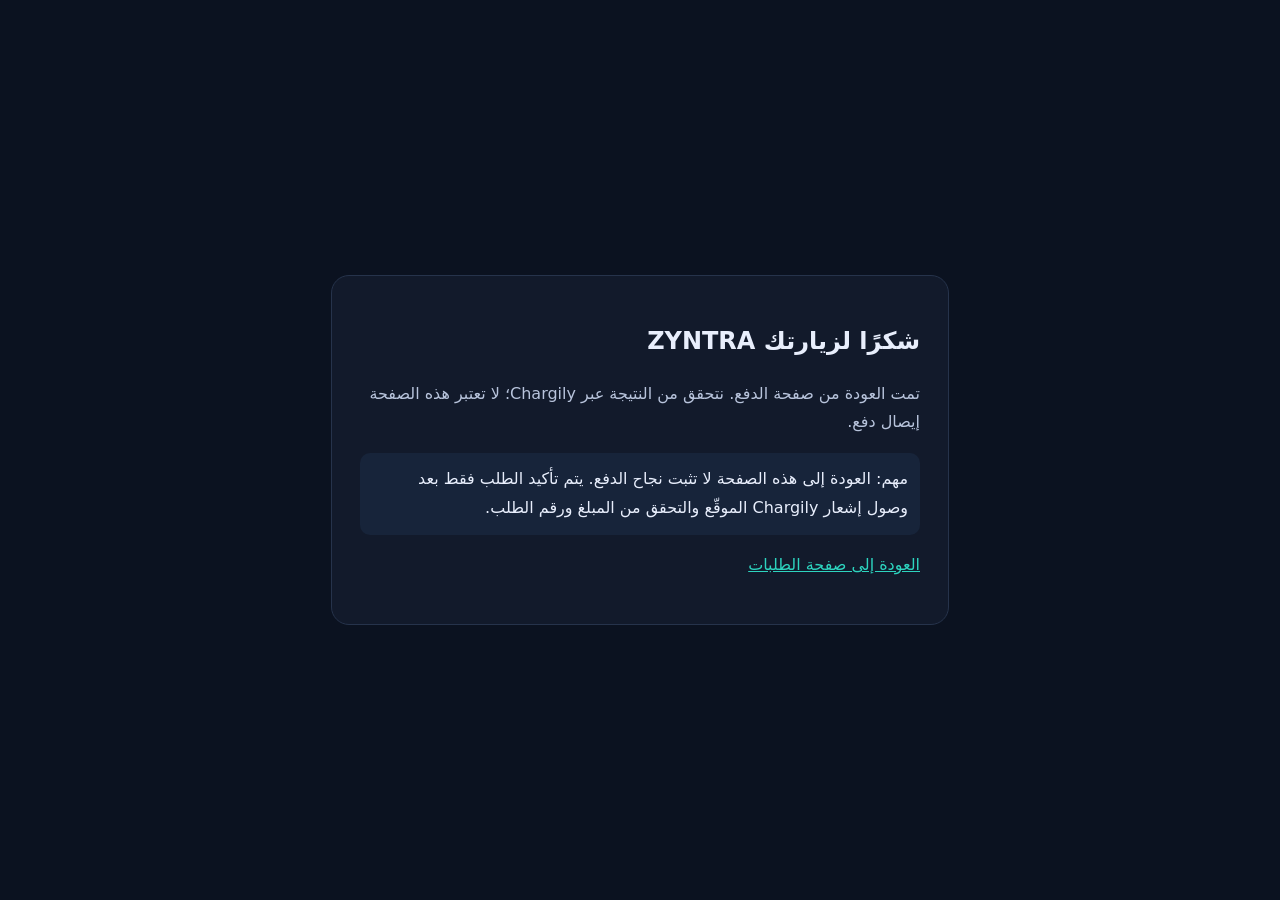
<file: payment-result.html>
<!doctype html>
<html lang="ar" dir="rtl">
<head>
<meta charset="utf-8"><meta name="viewport" content="width=device-width,initial-scale=1">
<title>حالة الدفع — ZYNTRA</title>
<style>
body{margin:0;background:#0b1220;color:#e8eefc;font:16px/1.8 system-ui,sans-serif;display:grid;min-height:100vh;place-items:center}
main{max-width:560px;margin:24px;padding:28px;background:#121a2b;border:1px solid #26334b;border-radius:18px}
h1{font-size:1.5rem}p{color:#b8c4dc}.note{padding:12px;background:#17243a;border-radius:10px}
a{color:#2dd4bf}
</style></head>
<body><main>
<h1>شكرًا لزيارتك ZYNTRA</h1>
<p id="message">نراجع حالة الدفع من إشعار بوابة الدفع الآمن. الرجاء عدم إغلاق الطلب أو إرسال دفعة ثانية الآن.</p>
<div class="note">مهم: العودة إلى هذه الصفحة لا تثبت نجاح الدفع. يتم تأكيد الطلب فقط بعد وصول إشعار Chargily الموقّع والتحقق من المبلغ ورقم الطلب.</div>
<p><a href="/order.html">العودة إلى صفحة الطلبات</a></p>
</main>
<script>
const params = new URLSearchParams(location.search);
const status = params.get("status");
const message = document.getElementById("message");
if (status === "failed") message.textContent = "لم تكتمل عملية الدفع أو تم إلغاؤها. إذا تم خصم المبلغ، تواصل معنا مع رقم الطلب.";
else message.textContent = "تمت العودة من صفحة الدفع. نتحقق من النتيجة عبر Chargily؛ لا تعتبر هذه الصفحة إيصال دفع.";
</script></body></html>
</file>
<file: console/styles.css>
:root{--primary:#0D3B66;--secondary:#06D6A0;--accent:#7D7D7D;--bg:#f4f7fb;--surface:#fff;--text:#13263a;--muted:#63758a;--line:#dce5ee;--warning:#9a6700;--danger:#b42318;--shadow:0 12px 35px #0d3b6610}
*{box-sizing:border-box}body{margin:0;background:var(--bg);color:var(--text);font:15px/1.65 system-ui,-apple-system,"Segoe UI",Tahoma,sans-serif;min-height:100vh}
button,input,select{font:inherit}button{cursor:pointer}.topbar{height:72px;background:var(--primary);color:#fff;display:flex;align-items:center;justify-content:space-between;padding:0 clamp(1rem,4vw,3rem);box-shadow:0 4px 18px #0d3b6620}
.brand{display:flex;gap:.7rem;align-items:center;color:#fff;text-decoration:none;font-weight:800;letter-spacing:.04em}.brand small{display:block;font-size:.62rem;color:#b9d2e8;letter-spacing:.18em}.brand-mark{display:grid;place-items:center;width:38px;height:38px;border-radius:12px;background:var(--secondary);color:#073b35;font-weight:900;font-size:1.2rem}
.top-actions{display:flex;align-items:center;gap:.7rem}.shell{max-width:1440px;margin:0 auto;padding:clamp(1rem,3vw,2.5rem)}footer{text-align:center;color:var(--muted);font-size:.8rem;padding:1rem 0 2rem}
.auth-layout{display:grid;grid-template-columns:1.15fr minmax(320px,.85fr);gap:clamp(1.5rem,5vw,5rem);align-items:center;max-width:1100px;margin:4vh auto}
.intro h1{font-size:clamp(2rem,4vw,3.4rem);line-height:1.2;max-width:650px;margin:.4rem 0 1rem;color:var(--primary)}.eyebrow{font-size:.72rem;font-weight:800;letter-spacing:.12em;color:var(--accent);margin:0}.muted{color:var(--muted)}.principles{padding-inline-start:1.2rem;color:var(--primary);line-height:2.2}
.panel{background:var(--surface);border:1px solid var(--line);border-radius:18px;box-shadow:var(--shadow)}.auth-card{padding:1.5rem}.tabs{display:flex;gap:.4rem;border-bottom:1px solid var(--line);margin-bottom:1.2rem}.tab{border:0;background:transparent;padding:.7rem 1rem;color:var(--muted);border-bottom:3px solid transparent}.tab.active{color:var(--primary);border-color:var(--secondary);font-weight:800}
label{display:block;margin:.85rem 0 .35rem;font-weight:650;font-size:.9rem}input,select{width:100%;padding:.78rem .85rem;border:1px solid var(--line);border-radius:10px;background:#fff;color:var(--text);outline:none}input:focus,select:focus{border-color:var(--secondary);box-shadow:0 0 0 3px #06d6a022}
.button{border:0;border-radius:10px;padding:.75rem 1rem;font-weight:750;transition:transform .15s,opacity .15s}.button:active{transform:translateY(1px)}.button:disabled{opacity:.55;cursor:wait}.button-primary{background:var(--secondary);color:#073b35}.button-outline{background:#fff;color:var(--primary);border:1px solid var(--line)}.button-quiet{background:transparent;color:inherit;border:1px solid #ffffff44}.auth-card .button{width:100%;margin-top:1.2rem}
.status-pill{display:inline-flex;align-items:center;gap:.4rem;padding:.25rem .65rem;border-radius:999px;background:#ffffff20;color:inherit;font-size:.75rem;font-weight:750}.status-warning{background:#fff4d6;color:var(--warning)}.message{min-height:1.4rem;color:var(--muted);font-size:.88rem}.message.error{color:var(--danger)}.message.success{color:#087f5b}.fineprint{font-size:.78rem;color:var(--muted);line-height:1.7}
.app-layout{display:grid;grid-template-columns:260px minmax(0,1fr);gap:1.2rem;align-items:start}.sidebar{padding:1rem;position:sticky;top:1rem}.side-heading{font-weight:850;color:var(--primary);margin:.2rem 0 .6rem}.side-divider{height:1px;background:var(--line);margin:1rem 0}.nav-item{display:block;width:100%;text-align:right;padding:.7rem .8rem;border:0;background:transparent;border-radius:9px;color:var(--muted);margin:.15rem 0}.nav-item.active,.nav-item:hover{background:#e8f4f1;color:var(--primary);font-weight:800}.signout{width:100%;margin-top:1.2rem;color:var(--primary);border-color:var(--line)}
.workspace{min-width:0}.workspace-head{display:flex;justify-content:space-between;align-items:center;gap:1rem;margin-bottom:1rem}.workspace-head h1{font-size:1.8rem;color:var(--primary);margin:.15rem 0}.metric-grid{display:grid;grid-template-columns:repeat(4,minmax(0,1fr));gap:.8rem}.metric{padding:1.1rem}.metric span,.metric small{display:block;color:var(--muted);font-size:.82rem}.metric strong{display:block;font-size:2rem;color:var(--primary);line-height:1.4;font-variant-numeric:tabular-nums}.section-panel{padding:1.3rem;margin-top:1rem}.section-head{display:flex;justify-content:space-between;align-items:center}.section-head h2{margin:.1rem 0 1rem;font-size:1.1rem}.readiness-row{display:flex;justify-content:space-between;padding:.7rem 0;border-bottom:1px solid var(--line)}.readiness-row strong{color:var(--primary)}
.form-panel{padding:1.3rem;margin-bottom:1rem}.form-panel h2,.pending-panel h2,.feature-panel h2{margin:.1rem 0}.form-grid{display:grid;grid-template-columns:1fr 1fr;gap:.3rem 1rem}.form-action{display:flex;align-items:end}.form-action .button{width:100%;margin-bottom:.2rem}.pending-panel{display:flex;gap:1rem;align-items:flex-start;padding:1.2rem;margin-bottom:1rem;border-color:#f1d18a;background:#fffaf0}.status-dot{width:12px;height:12px;border-radius:50%;background:#e6a700;margin-top:.45rem;flex:none}.feature-panel{padding:1.5rem;margin-top:1rem}
[hidden]{display:none!important}
@media(max-width:900px){.auth-layout{grid-template-columns:1fr;margin:1.5rem auto}.intro{max-width:700px}.app-layout{grid-template-columns:1fr}.sidebar{position:static;display:grid;grid-template-columns:repeat(2,minmax(0,1fr));gap:.4rem}.sidebar>label,.sidebar>select,.side-heading,.side-divider{grid-column:1/-1}.nav-item{text-align:center}.signout{grid-column:1/-1}.metric-grid{grid-template-columns:repeat(2,minmax(0,1fr))}}
@media(max-width:520px){.workspace-head{align-items:flex-start;flex-direction:column}.workspace-head .button{width:100%}.metric-grid{grid-template-columns:1fr 1fr}.metric strong{font-size:1.55rem}.form-grid{grid-template-columns:1fr}.topbar{height:62px}.shell{padding:.85rem}}

.activity-content{display:grid;gap:1rem;margin-top:1rem}.activity-section{min-width:0;overflow:auto;border-top:1px solid var(--line);padding-top:.8rem}.activity-section h3{color:var(--primary);font-size:1rem;margin:.2rem 0 .6rem}.activity-table{width:100%;border-collapse:collapse;font-size:.82rem;white-space:nowrap}.activity-table th,.activity-table td{padding:.55rem .65rem;text-align:right;border-bottom:1px solid var(--line);max-width:260px;overflow:hidden;text-overflow:ellipsis}.activity-table th{background:#f4f7fb;color:var(--muted);font-weight:750}

#admin-orders-nav[hidden]{display:none!important}
</file>
